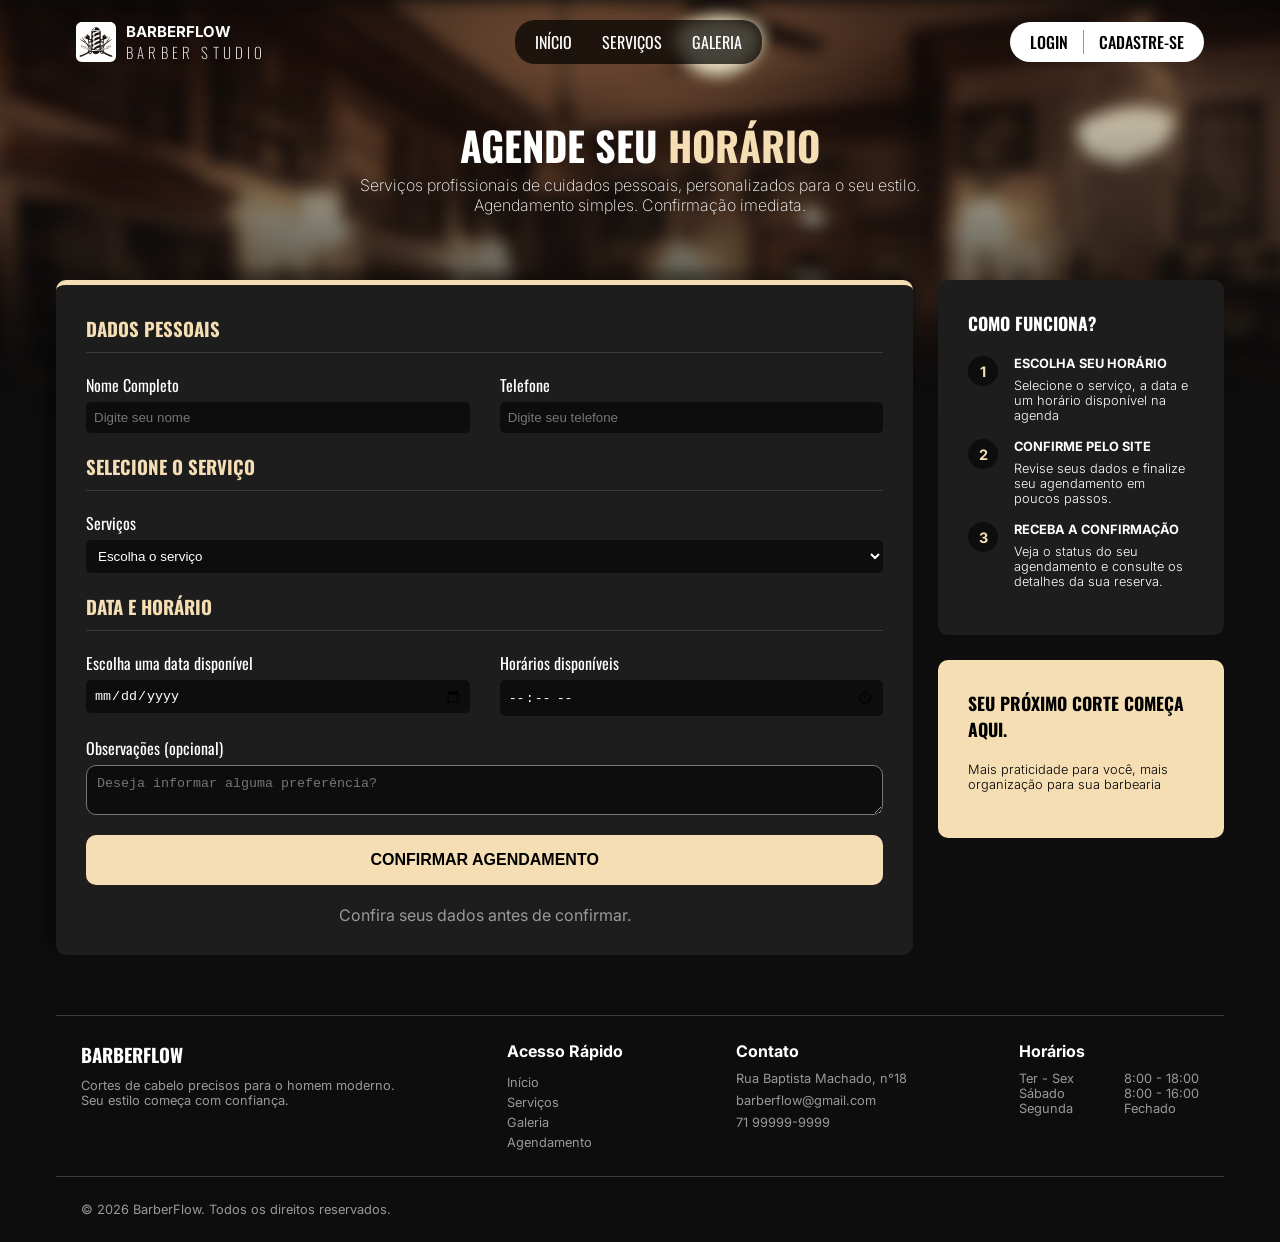
<file: index.html>
<!DOCTYPE html>
<html lang="pt-br">
<head>
  <meta charset="UTF-8">
  <meta name="viewport" content="width=device-width, initial-scale=1.0">
  <title>BarberFlow</title>
  <link rel="stylesheet" href="front-end/assets/css/style.css">
</head>
<body class="container">
  
  <header class="cabecalho">
    
    <nav class="menuNavegacao">

      <div class="logotipo">
        <img src="front-end/assets/img/Logotipo Branco.svg" alt="">
        <div>
          <h1>BARBERFLOW</h1>
          <h2>BARBER STUDIO</h2>
        </div>
      </div>

      <div class="menu">
        <ul>
          <li><a href="index.html">Início</a></li>
          <li><a href="servicos.html">Serviços</a></li>
          <li><a href="galeria.html">Galeria</a></li>
        </ul>
      </div>

      <div class="loginCadastro">
        <ul>
          <li class="login">
            <a href="login.html">Login</a>         
          </li>
          <li class="cadastro">
            <a href="cadastro.html">Cadastre-se</a>
          </li>
        </ul>
      </div>

      <div class="menuBurg" onclick="botaoMenu()">
        <button type="button">
          <img src="front-end/assets/img/menu-svgrepo-com.svg" alt="">
        </button>
      </div>

      <div class="menuMobile">
        
        <div class="logotipoMobile">
          <img src="front-end/assets/img/Logotipo Preto.svg" alt="">
          <div>
            <h1>BARBERFLOW</h1>
            <h2>BARBER STUDIO</h2>
          </div>
        </div>

        <div class="navegacaoMobile">
          <ul>
            <li><a href="index.html">Início</a></li>
            <li><a href="servicos.html">Serviços</a></li>
            <li><a href="galeria.html">Galeria</a></li>
          </ul>
        </div>

        <div class="loginCadastroMobile">
          <ul>
            <li class="loginMobile">
              <a href="login.html">Login</a>         
            </li>
            <li class="cadastroMobile">
              <a href="cadastro.html">Cadastre-se</a>
            </li>
          </ul>
        </div>
      </div>

     </nav>
  </header>

  <main class="principal">

    <section class="apresentacao">
      <h2>AGENDE SEU <span>HORÁRIO</span></h2>
      <p>Serviços profissionais de cuidados pessoais, personalizados para o seu estilo.</p>
      <p>Agendamento simples. Confirmação imediata.</p>
    </section>

    <section class="informacoesFormulario">

      <section class="formulario">
        <form method="post">
          <h3>Dados pessoais</h3>
          <div class="dadosPessoais">
            <div class="campo nomeInput">
              <label for="nome">Nome Completo</label>
              <input type="text" name="nome" id="nome" placeholder="Digite seu nome" required>
            </div>
            <div class="campo">
              <label for="telefone">Telefone</label>
              <input type="tel"  name="telefone" id="telefone" placeholder="Digite seu telefone" required>
            </div>
          </div>
          <h3>Selecione o serviço</h3>
          <label for="servicosCompleto" id="servicoLabel">Serviços</label>
          <select id="servicosCompleto" class="campo" name="servicos" onchange="atualizarCampos()" required>
            <option value="">Escolha o serviço</option>
            <option value="corte" data-preco="25.00">Corte - R$25,00</option>
            <option value="barba" data-preco="15.00">Barba - R$15,00</option>
            <option value="corteBarba" data-preco="40.00">Corte + Barba - R$40,00</option>
            <option value="corteInfantil" data-preco="20.00">Corte Infantil - R$20,00</option>
            <option value="sobrancelha" data-preco="10.00">Sobrancelha - R$10,00</option>
            <option value="luzes" data-preco="50.00">Luzes - R$50,00</option>
            <option value="platinado" data-preco="100.00">Platinado - R$100,00</option>
          </select>

          <input type="hidden" name="servico" id="inputServico">
          <input type="hidden" name="preco" id="inputPreco">

          <h3>Data e horário</h3>

          <div class="dataHora">

            <div class="campo dataHoraInput">
              <label for="calendario">Escolha uma data disponível</label>
              <input type="date" id="calendario" name="calendario" required>
            </div>

            <div class="campo">
              <label for="horario">Horários disponíveis</label>
              <input type="time" id="horario" name="horario" required>
            </div>

          </div>

          <div class="campo">
            <label for="observacao">Observações (opcional)</label>
            <textarea name="observacao" id="observacao" placeholder="Deseja informar alguma preferência?"></textarea>
          </div> 

          <button class="botao" type="submit">CONFIRMAR AGENDAMENTO</button>

          <p id="confira">Confira seus dados antes de confirmar.</p>
        </form>
      </section>  

      <section class="informativo">

        <div class="comoFunciona">
          <h3>Como funciona?</h3>

          <div class="etapas">

            <div class="etapa">
              <span class="numero">1</span>
              <div class="conteudo">
                <h4>Escolha seu horário</h4>
                <p>Selecione o serviço, a data e um horário disponível na agenda</p>
              </div>
            </div>

            <div class="etapa">
              <span class="numero">2</span>
              <div class="conteudo">
                <h4>Confirme pelo site</h4>
                <p>Revise seus dados e finalize seu agendamento em poucos passos.</p>
              </div>
            </div>

            <div class="etapa">
              <span class="numero">3</span>
              <div class="conteudo">
                <h4>Receba a confirmação</h4>
                <p>Veja o status do seu agendamento e consulte os detalhes da sua reserva.</p>
              </div>  
            </div>

          </div>
        </div>
        <div id="seuCorteInfo">
          <h3>Seu próximo corte começa aqui.</h3>
          <p>Mais praticidade para você, mais organização para sua barbearia</p>
        </div>
      </section>

    </section>

  </main>

  <footer class="rodape">

    <div class="conteudoRodape">

      <div id="logoRodape">
        <h3>BARBERFLOW</h3>
        <p>Cortes de cabelo precisos para o homem moderno. <br/> Seu estilo começa com confiança.</p>
      </div>

      <div id="acessoRap">
        <h4>Acesso Rápido</h4>
        <nav>
          <ul>
            <li><a href="index.html">Início</a></li>
            <li> <a href="servicos.html">Serviços</a></li>
            <li><a href="galeria.html">Galeria</a></li>
            <li><a href="agendamentos.html">Agendamento</a></li>
          </ul>
        </nav>
      </div>

      <div>
        <h4>Contato</h4>
        <div id="contato">
          <p>Rua Baptista Machado, n°18</p>
          <p>barberflow@gmail.com</p>
          <p>71 99999-9999</p>
        </div>
      </div>

      <div>
        <h4>Horários</h4>

        <div id="diasHorasFun">

          <div id="diasFun">
            <p>Ter - Sex</p>
            <p>Sábado</p>
            <p>Segunda</p>
          </div> 

          <div id="horasFun">
            <p>8:00 - 18:00</p>
            <p>8:00 - 16:00</p>
            <p>Fechado</p>
          </div>

        </div>
        
      </div>

    </div>

    <div id="copyRodape">
      <p>&copy; 2026 BarberFlow. Todos os direitos reservados.</p>
    </div>
  </footer>
</body>
</html>
</file>
<file: front-end/assets/css/style.css>
* {
  margin: 0;
  padding: 0;
  text-decoration: none;
  list-style: none;
  box-sizing: border-box;
}

@font-face {
  font-family: Inter;
  src: url(../fonts/Inter-VariableFont_opsz\,wght.ttf);
}

@font-face {
  font-family: Oswald;
  src: url(../fonts/Oswald-VariableFont_wght.ttf);
}

.container{
  width: 100%;
  max-width: 1200px; /* Largura máxima do container */
  margin-left: auto;
  margin-right: auto;
  padding-left: 1rem;
  padding-right: 1rem;
}

body{
  font-family: 'Inter', sans-serif;
  font-weight: 400;
  min-height: 100vh;
  background: #0d0d0d;
  
  background-image: url(../img/Barbearia.png);
  background-size: cover;
  background-position: center;
  background-repeat: no-repeat;
  background-attachment: fixed;
}

a, h2, h3{
  font-family: 'Oswald', sans-serif;
}

@media (max-width: 800px) {
  .loginCadastro{
    display: none;
  }
  .menu{
    display: none;
  }
} 


@media (min-width: 799px ){
  .menuBurg{
    display: none;
  }
}

.menuBurg button{
  cursor: pointer;
  display: flex;
  padding: 10px;
  width: 50px;
  height: 50px;
  border-radius: 10px;
  border: none;
}

.menuMobile{
  display: none;
}

.menuMobile{
  padding: 25px;
  position: absolute;
  display: hidden;
  flex-direction: column;
  align-items: center;
  background-color: white;
  top: 0;
  right: 0;
  border-radius: 0px 0px 0px 25px;
}

.logotipoMobile{
  color: black;
  font-size: 10px;
  display: flex;
  align-items: center;
  margin-bottom: 25px;
  padding-bottom: 25px;
  border-bottom: 1px solid #999;
}

.logotipoMobile h2 {
  font-size: 15px;
  font-weight: 100;
  display: inline-block;
  letter-spacing: 4.2px;
  transform-origin: left center;
}

.logotipoMobile img {
  height: 40px;
  margin-right: 10px;
}

.menuMobile a {
  display: flex;
  justify-content: center;
  color: black;
  text-transform: uppercase;
  padding: 10px;
}

.loginCadastroMobile{
  margin-top: 25px;
}

.loginMobile a{
  color: white;
  padding: 10px;
  background-color: #1d1d1d;
  border-radius: 10px;
  margin-bottom: 10px;
}

.cadastroMobile a{
  color: white;
  padding: 10px;
  background-color: #1d1d1d;
  border-radius: 10px;
  margin-bottom: 10px;
}


.cabecalho {
  width: 100%;
  height: 50px;
  padding: 20px;
  margin-bottom: 65px;
}


.logotipo{
  color: white;
  font-size: 10px;
  display: flex;
  align-items: center;
}

.logotipo h2 {
  font-size: 15px;
  font-weight: 100;
  display: inline-block;
  letter-spacing: 4.2px;
  transform-origin: left center;
}

.logotipo img {
  height: 40px;
  margin-right: 10px;
}

.principal{
  border-bottom: solid 1px #3b3b3b;
}

.menuNavegacao{
  display: flex;
  align-items: center;
  justify-content: space-between;
}

.menu ul{
  align-items: center;
  background-color: rgba(0, 0, 0, 0.7);
  padding: 10px 20px;
  display: flex;
  gap: 30px;
  border-radius: 20px;
}

.menu a {
  color: white;
  text-transform: uppercase;
}

.menu a:hover{
  color: wheat;
}

.loginCadastro ul{
  align-items: center;
  background-color: white;
  height: 10px;
  padding: 20px;
  display: flex;
  border-radius: 20px;
}

.login {
    border-right: 1px solid #999;
    padding-right: 15px;
}

.cadastro{
  padding-left: 15px;
}

.loginCadastro a{
  color: black;
  text-transform: uppercase;
  font-weight: 500;
}

.apresentacao{
  display: flex;
  flex-direction: column;
  align-items: center;
  color: white;
  margin-bottom: 65px;
}

.apresentacao h2{
  color: white;
  font-size: 2.5rem;
}

.apresentacao span{
  color: wheat;
}

.apresentacao p {
  font-weight: 200;
}

.informacoesFormulario{
  display: grid;
  gap: 25px;
  grid-template-columns: 3fr 1fr;
  margin-bottom: 60px;
}

.formulario{
  background-color: #1d1d1d;
  padding: 30px;
  color: white;
  border-radius: 10px;
  border-top: solid 5px wheat;
  box-shadow: -10px -10px 10px rgba(0, 0, 0, 0.315);
  margin-bottom: auto;
}

.formulario h3{
  text-transform: uppercase;
  margin-bottom: 20px;
  padding-bottom: 10px;
  border-bottom: solid 1px #3b3b3b;
  color: wheat;
}

.formulario label{
  font-family: 'Oswald', sans-serif;
}

@media (max-width: 800px) {
  .dadosPessoais{
    display: flex;
    flex-direction: column;
  }
}

.dadosPessoais {
  display: flex;
  width: 100%;
}

.nomeInput {
  margin-right: 30px;
}

.dataHoraInput{
  margin-right: 30px;
}

.campo{
  display: flex;
  flex-direction: column;
  width: 100%;
  flex: 1;
  min-width: 0;
  margin-bottom: 20px;
  cursor: pointer;
}

.campo label{
  margin-bottom: 5px;
}

.campo input{
  padding: 8px;
  border-radius: 5px;
  border: none;
  background-color: #0d0d0d;
}


select {
  margin-top: 5px;
  color: white;
  padding: 8px;
  border-radius: 5px;
  border: none;
  background-color: #0d0d0d;
}

@media (max-width: 800px) {
  .dataHora{
    display: flex;
    flex-direction: column;
  }
}

.dataHora{
  display: flex;
  width: 100%;
}

.dataHora input{
  color: white;
}

.campo textarea {
  background-color: #0d0d0d;
  width: 100%;
  height: 50px;
  padding: 10px;
  border-radius: 10px;
}

.botao{
  background-color: wheat;
  border: none;
  border-radius: 10px;
  font-size: 1rem;
  font-weight: bold;
  width: 100%;
  height: 50px;
  color: black;
  margin-bottom: 20px;
}

#confira{
  display: flex;
  color: #999;
  justify-content: center;
  font-weight: 400;
  font-size: 1rem;
}


.informativo h3{
  text-transform: uppercase;
  font-size: 1.1rem;
  margin-bottom: 20px;
}

.informativo h4{
  font-size: 0.8rem;
  text-transform: uppercase;
  margin-bottom: 7px;

}

.informativo p{
  font-weight: 300;
  margin-bottom: 16px;
  font-size: 0.8rem;
}

.comoFunciona{
  background-color: #1d1d1d;
  padding: 30px;
  color: white;
  border-radius: 10px;
  margin-bottom: 25px;
}

#seuCorteInfo{
  background-color: wheat;
  padding: 30px;
  color: black;
  border-radius: 10px;
}

.etapas{
  display: flex;
  flex-direction: column;
}

.etapa{
  display: flex;
  align-items: flex-start;
  gap: 16px;
}

.numero{
  background-color: #0d0d0d;
  color: wheat;
  width: 30px;
  height: 30px;
  min-width: 30px;
  border-radius: 50%;

  display: flex;
  align-items: center;
  justify-content: center;

  font-weight: bold;
  font-size: 0.9rem;
}

.conteudo{
  flex: 1;
}

@media (max-width: 800px) {
  .informacoesFormulario{
    grid-template-columns: 1fr;
  }
}


.rodape{
  color: white;
}

.rodape p{
  font-size: 0.8rem;
  color: #999;
  font-family: 'Inter', sans-serif;
}

.rodape a{
  font-size: 0.8rem;
  color: #999;
  font-family: 'Inter', sans-serif;
}

.rodape h4{
  margin-bottom: 10px;
}

.conteudoRodape{
  display: flex;
  border-bottom: solid 1px #3b3b3b;
  justify-content: center;
  padding: 25px;
  justify-content: space-between;
}

#logoRodape h3{
  margin-bottom: 10px;
}

#contato p{
  margin-bottom: 7px;
}

#diasHorasFun{
  display: flex;
  gap: 50px;
}

#copyRodape{
  padding: 25px;
}


@media (max-width: 900px){
  .conteudoRodape{
    display: flex;
    flex-direction: column;
  }
  .conteudoRodape h4{
    margin-top: 25px;
  }
 }
</file>
